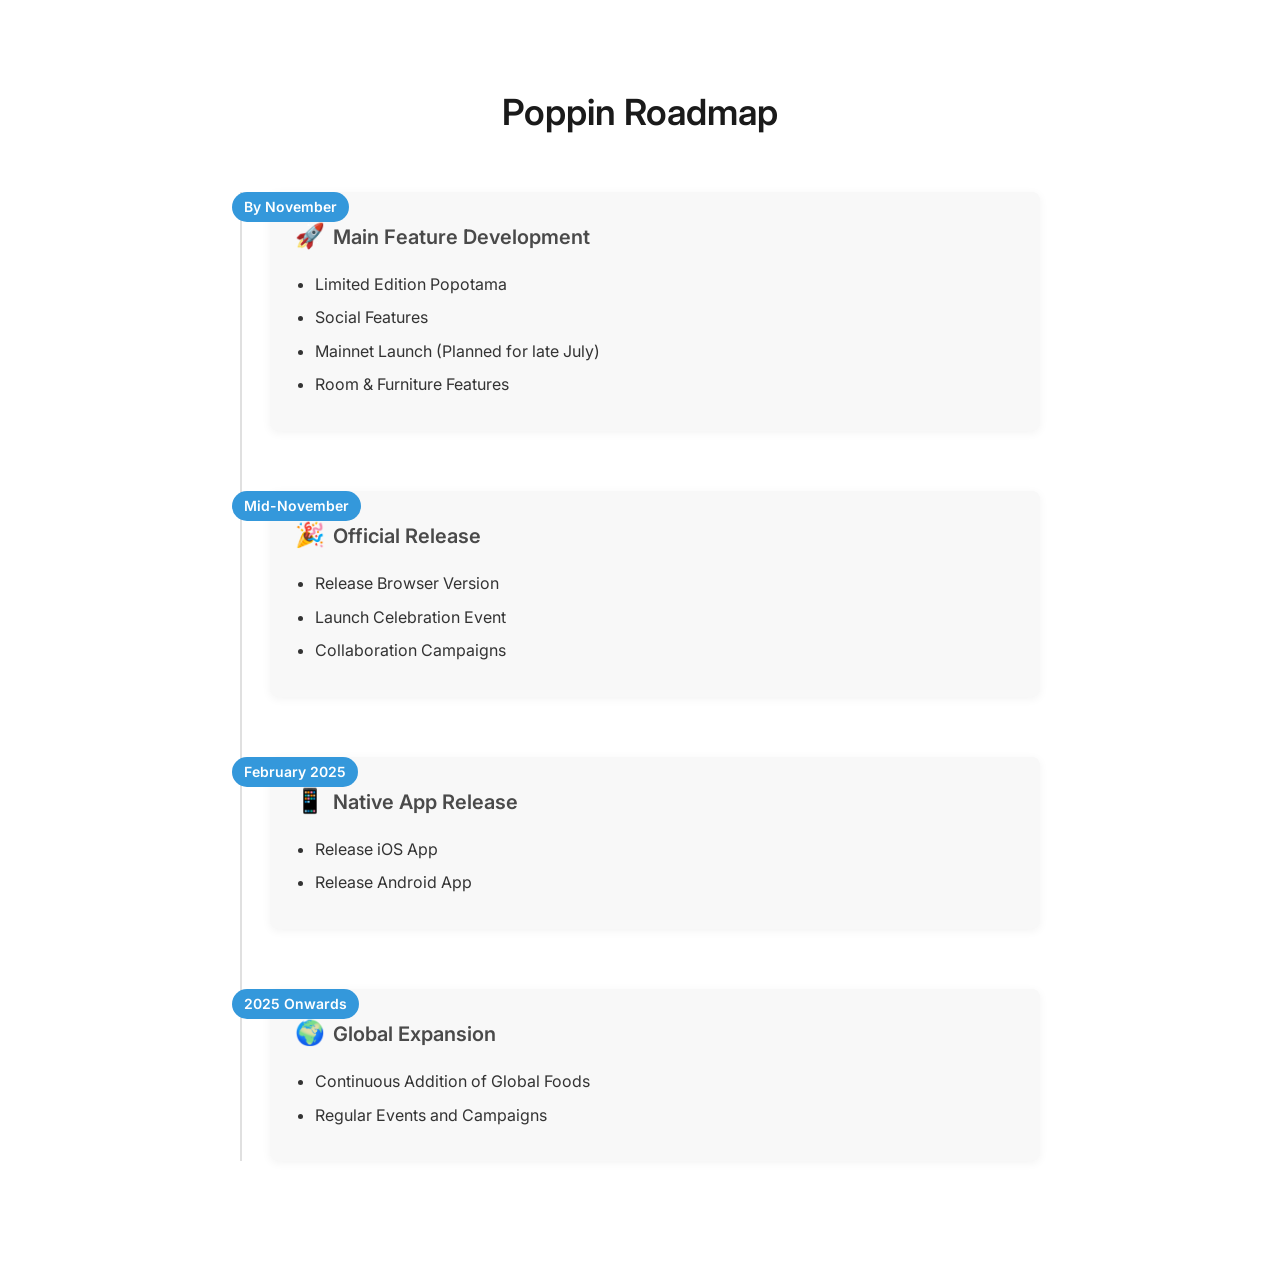
<file: poppin_roadmap.html>
<!DOCTYPE html>
<html lang="en">
<head>
    <meta charset="UTF-8">
    <meta name="viewport" content="width=device-width, initial-scale=1.0">
    <title>Poppin Roadmap</title>
    <link href="https://fonts.googleapis.com/css2?family=Inter:wght@300;400;600&display=swap" rel="stylesheet">
    <style>
        /* 既存のスタイルはそのまま維持 */
        body {
            font-family: 'Inter', sans-serif;
            background-color: #ffffff;
            color: #333333;
            margin: 0;
            padding: 0;
            line-height: 1.6;
        }
        .container {
            max-width: 800px;
            margin: 0 auto;
            padding: 60px 20px;
        }
        h1 {
            text-align: center;
            color: #1a1a1a;
            font-size: 36px;
            margin-bottom: 50px;
            font-weight: 600;
        }
        .timeline {
            position: relative;
        }
        .timeline::before {
            content: '';
            position: absolute;
            top: 0;
            left: 0;
            width: 2px;
            height: 100%;
            background: #e0e0e0;
        }
        .timeline-item {
            margin-bottom: 60px;
            position: relative;
            padding-left: 30px;
        }
        .timeline-content {
            background: #f8f8f8;
            border-radius: 8px;
            padding: 25px;
            box-shadow: 0 2px 10px rgba(0,0,0,0.05);
        }
        .timeline-content h2 {
            margin-top: 0;
            color: #4a4a4a;
            font-size: 20px;
            font-weight: 600;
        }
        .timeline-content ul {
            padding-left: 20px;
            margin-bottom: 0;
        }
        .timeline-content li {
            margin-bottom: 8px;
            font-size: 16px;
        }
        .segment-title {
            position: absolute;
            left: -8px;
            top: 0;
            font-size: 14px;
            color: #ffffff;
            font-weight: 600;
            background-color: #3498db;
            padding: 4px 12px;
            border-radius: 16px;
            z-index: 2;
        }
        .emoji {
            margin-right: 8px;
            font-size: 24px;
        }
        /* ゲーム用のスタイルを追加 */
        #gameContainer {
            position: fixed;
            top: 0;
            left: 0;
            width: 100%;
            height: 100%;
            background-color: rgba(0, 0, 0, 0.8);
            z-index: 1000;
            display: none;
        }
        #gameFrame {
            position: absolute;
            top: 50%;
            left: 50%;
            transform: translate(-50%, -50%);
            width: 90%;
            max-width: 800px;
            height: 90%;
            max-height: 600px;
            border: none;
        }
    </style>
</head>
<body>
    <div class="container">
        <h1>Poppin Roadmap</h1>
        <div class="timeline">
            <!-- 既存のタイムラインコンテンツはそのまま -->
            <div class="timeline-item">
                <span class="segment-title">By November</span>
                <div class="timeline-content">
                    <h2><span class="emoji">🚀</span>Main Feature Development</h2>
                    <ul>
                        <li>Limited Edition Popotama</li>
                        <li>Social Features</li>
                        <li>Mainnet Launch (Planned for late July)</li>
                        <li>Room & Furniture Features</li>
                    </ul>
                </div>
            </div>
            <div class="timeline-item">
                <span class="segment-title">Mid-November</span>
                <div class="timeline-content">
                    <h2><span class="emoji">🎉</span>Official Release</h2>
                    <ul>
                        <li>Release Browser Version</li>
                        <li>Launch Celebration Event</li>
                        <li>Collaboration Campaigns</li>
                    </ul>
                </div>
            </div>
            <div class="timeline-item">
                <span class="segment-title">February 2025</span>
                <div class="timeline-content">
                    <h2><span class="emoji">📱</span>Native App Release</h2>
                    <ul>
                        <li>Release iOS App</li>
                        <li>Release Android App</li>
                    </ul>
                </div>
            </div>
            <div class="timeline-item">
                <span class="segment-title">2025 Onwards</span>
                <div class="timeline-content">
                    <h2><span class="emoji">🌍</span>Global Expansion</h2>
                    <ul>
                        <li>Continuous Addition of Global Foods</li>
                        <li>Regular Events and Campaigns</li>
                    </ul>
                </div>
            </div>
        </div>
    </div>
    <div id="gameContainer">
        <iframe id="gameFrame" src="sushi_game.html"></iframe>
    </div>
    <script>
        let scrollTimeout;
        function checkScroll() {
            if ((window.innerHeight + window.scrollY) >= document.body.offsetHeight) {
                clearTimeout(scrollTimeout);
                scrollTimeout = setTimeout(() => {
                    document.getElementById('gameContainer').style.display = 'block';
                }, 500000000);
            }
        }

        window.addEventListener('scroll', checkScroll);
    </script>
</body>
</html>
</file>
